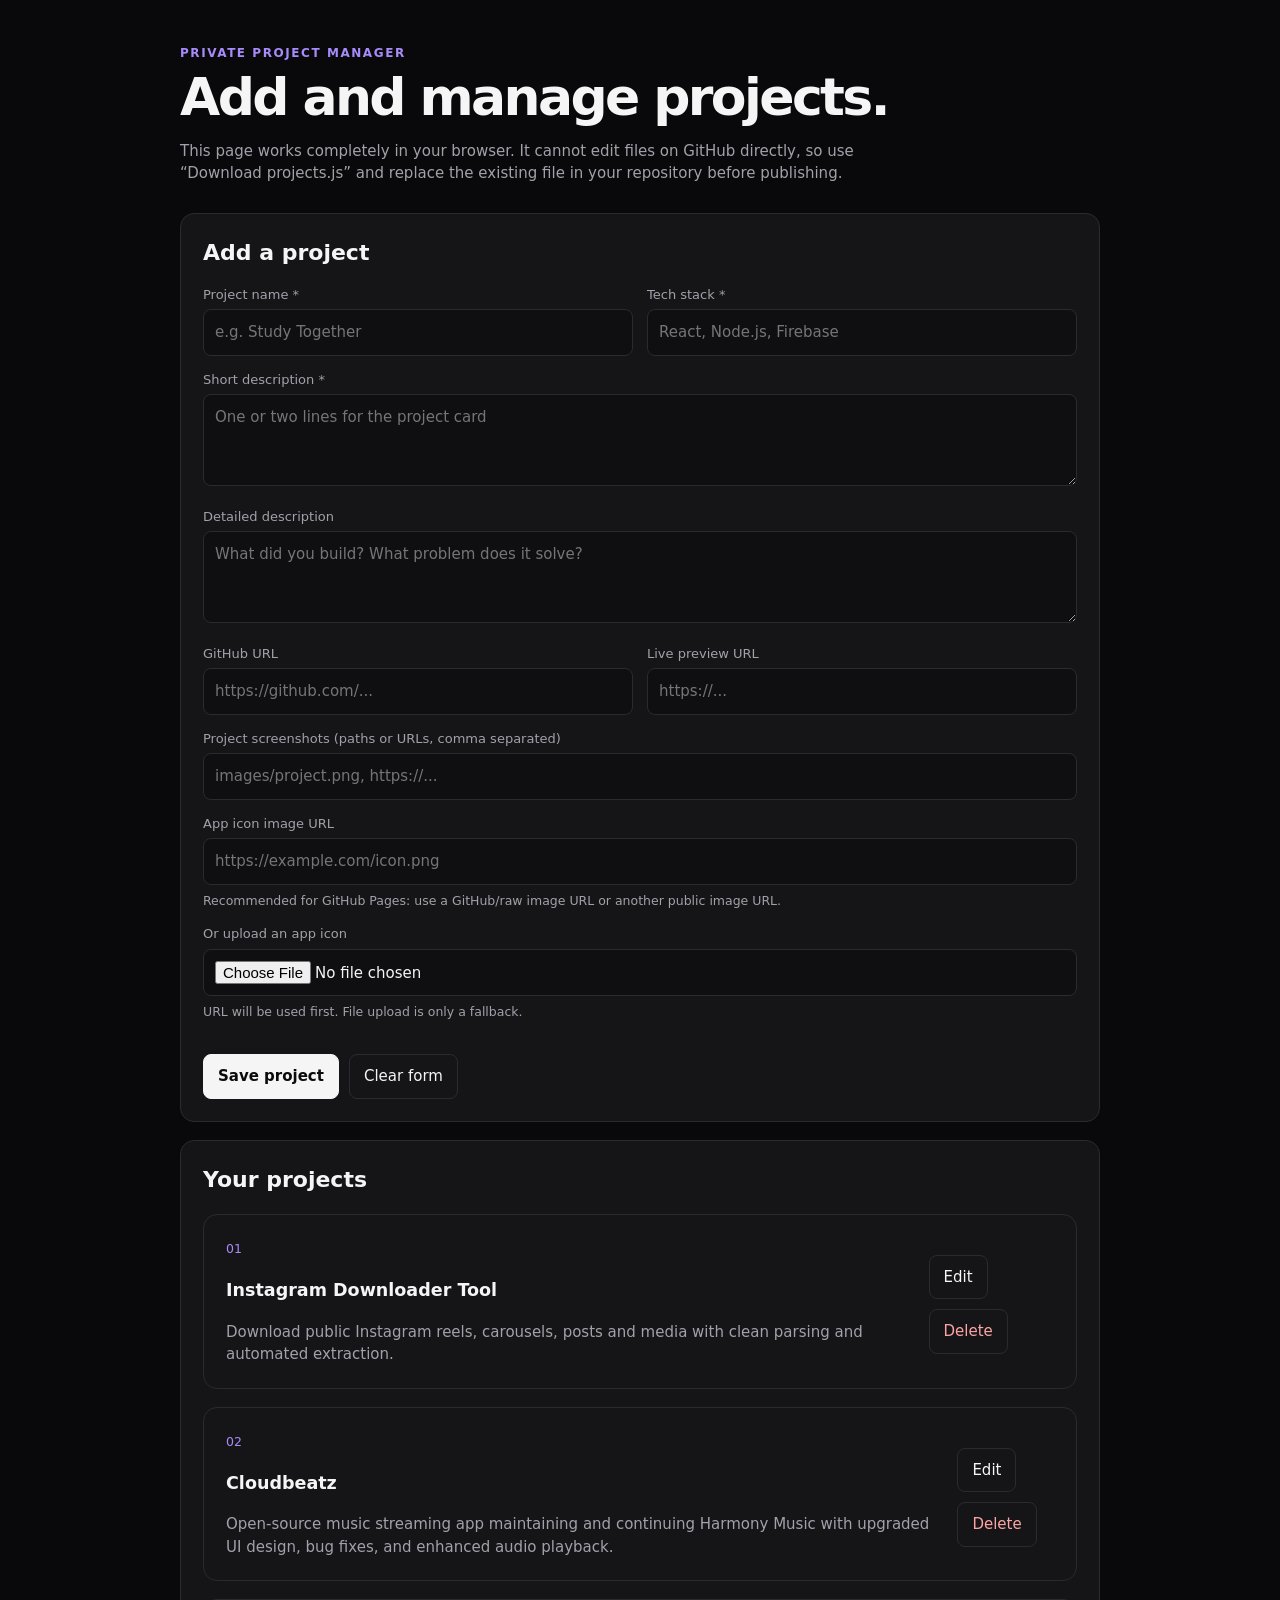
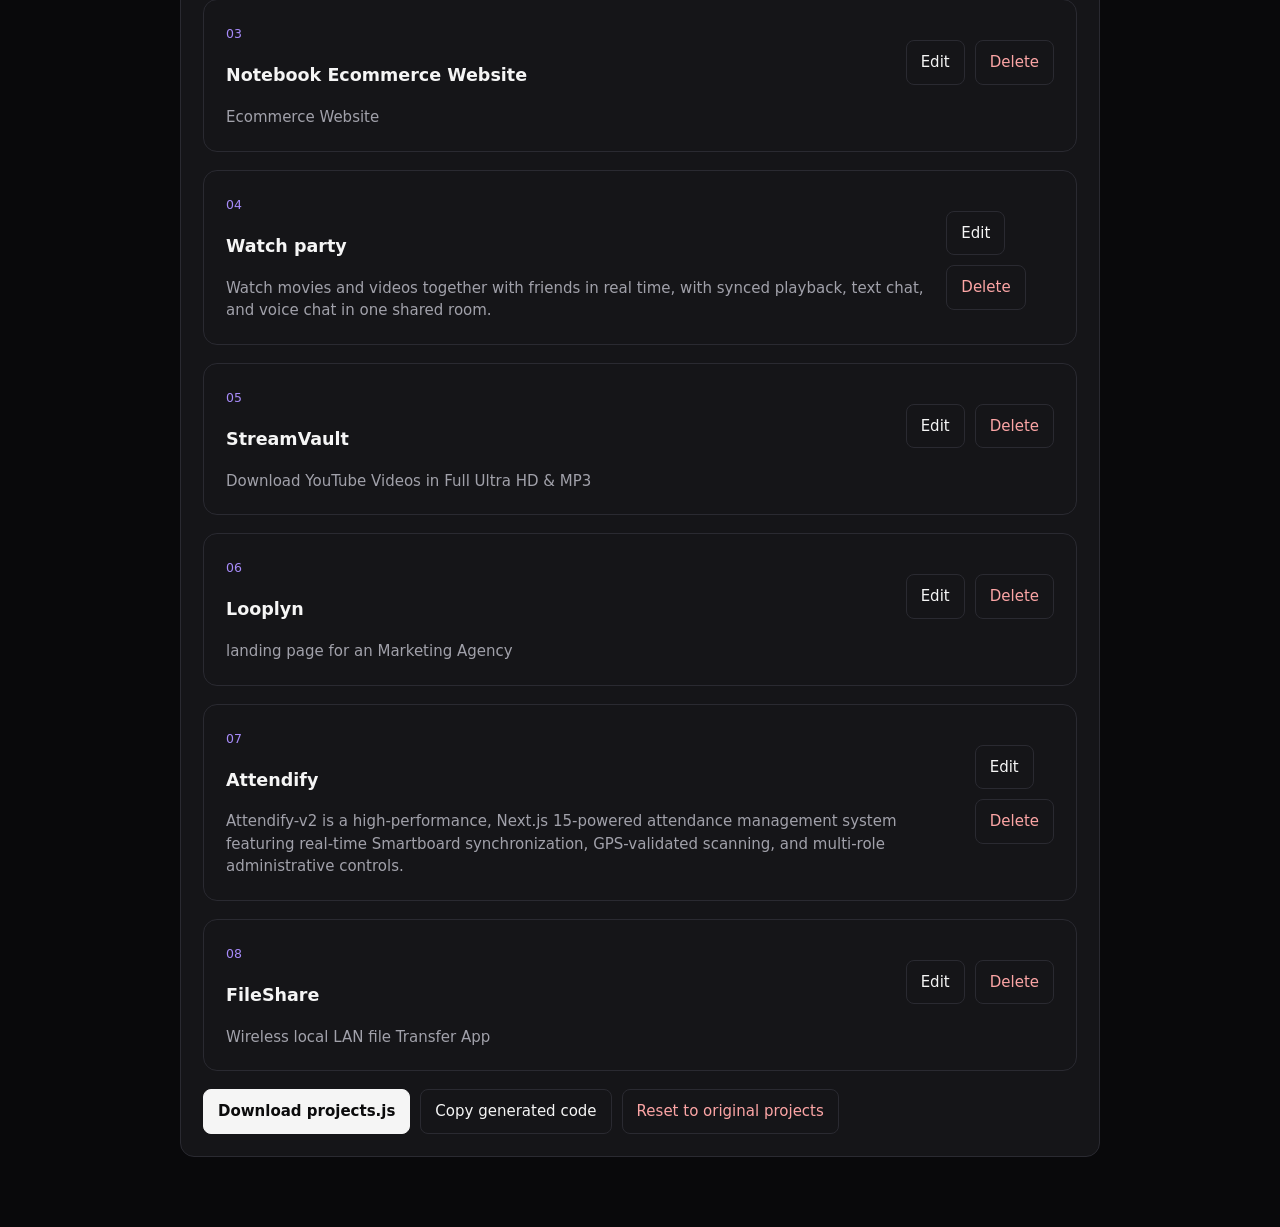
<file: admin.html>
<!doctype html>
<html lang="en">
<head>
  <meta charset="utf-8">
  <meta name="viewport" content="width=device-width, initial-scale=1">
  <title>Portfolio Project Manager</title>
  <style>
    :root{--bg:#09090b;--card:#151518;--line:#2a2a31;--text:#f5f5f5;--muted:#a1a1aa;--accent:#a78bfa}
    *{box-sizing:border-box}body{margin:0;background:var(--bg);color:var(--text);font:15px/1.5 Inter,system-ui,sans-serif}.wrap{width:min(920px,calc(100% - 32px));margin:0 auto;padding:44px 0 70px}a{color:var(--accent)}h1{font-size:clamp(32px,5vw,52px);line-height:1.05;letter-spacing:-.05em;margin:8px 0 12px}h2{font-size:22px;margin:0 0 16px}.eyebrow{color:var(--accent);font-size:12px;font-weight:700;letter-spacing:.13em;text-transform:uppercase}.note{color:var(--muted);max-width:680px;margin-bottom:28px}.panel,.project-row{background:var(--card);border:1px solid var(--line);border-radius:14px;padding:22px;margin-top:18px}.grid{display:grid;grid-template-columns:1fr 1fr;gap:14px}label{display:block;color:var(--muted);font-size:13px;margin-bottom:5px}input,textarea{width:100%;background:#0f0f12;color:var(--text);border:1px solid var(--line);border-radius:8px;padding:11px;font:inherit}textarea{min-height:92px;resize:vertical}.full{grid-column:1/-1}.actions{display:flex;gap:10px;flex-wrap:wrap;margin-top:18px}.btn{border:1px solid var(--line);background:transparent;color:var(--text);border-radius:8px;padding:10px 14px;cursor:pointer;font:inherit}.btn.primary{background:var(--text);border-color:var(--text);color:#0b0b0c;font-weight:700}.btn.danger{color:#fca5a5}.project-row{display:flex;justify-content:space-between;gap:18px;align-items:flex-start}.project-row p{color:var(--muted);margin:5px 0 0}.project-row small{color:var(--accent)}.empty{color:var(--muted);padding:18px 0}@media(max-width:650px){.grid{grid-template-columns:1fr}.full{grid-column:auto}.project-row{display:block}.project-row .actions{margin-top:12px}}
  </style>
</head>
<body>
  <main class="wrap">
    <div class="eyebrow">Private project manager</div>
    <h1>Add and manage projects.</h1>
    <p class="note">This page works completely in your browser. It cannot edit files on GitHub directly, so use “Download projects.js” and replace the existing file in your repository before publishing.</p>

    <section class="panel">
      <h2 id="formTitle">Add a project</h2>
      <form id="projectForm" class="grid">
        <input type="hidden" id="projectId">
        <div><label for="name">Project name *</label><input id="name" required placeholder="e.g. Study Together"></div>
        <div><label for="tags">Tech stack *</label><input id="tags" required placeholder="React, Node.js, Firebase"></div>
        <div class="full"><label for="description">Short description *</label><textarea id="description" required placeholder="One or two lines for the project card"></textarea></div>
        <div class="full"><label for="details">Detailed description</label><textarea id="details" placeholder="What did you build? What problem does it solve?"></textarea></div>
        <div><label for="github">GitHub URL</label><input id="github" type="url" placeholder="https://github.com/..."></div>
        <div><label for="live">Live preview URL</label><input id="live" type="url" placeholder="https://..."></div>
        <div class="full"><label for="images">Project screenshots (paths or URLs, comma separated)</label><input id="images" placeholder="images/project.png, https://..."></div>
        <div class="full"><label for="iconUrl">App icon image URL</label><input id="iconUrl" type="url" placeholder="https://example.com/icon.png"><small style="display:block;color:var(--muted);margin-top:7px">Recommended for GitHub Pages: use a GitHub/raw image URL or another public image URL.</small></div>
        <div class="full"><label for="iconFile">Or upload an app icon</label><input id="iconFile" type="file" accept="image/png,image/jpeg,image/webp,image/svg+xml"><input id="iconValue" type="hidden"><small id="iconStatus" style="display:block;color:var(--muted);margin-top:7px">URL will be used first. File upload is only a fallback.</small></div>
        <div class="full actions"><button class="btn primary" type="submit">Save project</button><button class="btn" type="button" id="resetBtn">Clear form</button></div>
      </form>
    </section>

    <section class="panel"><h2>Your projects</h2><div id="projectList"></div><div class="actions"><button class="btn primary" id="downloadBtn">Download projects.js</button><button class="btn" id="copyBtn">Copy generated code</button><button class="btn danger" id="clearBtn">Reset to original projects</button></div></section>
  </main>
  <script src="projects.js"></script>
  <script>
    const originalProjects = JSON.parse(JSON.stringify(projects));
    const storageKey = 'akash-portfolio-projects';
    let items = JSON.parse(localStorage.getItem(storageKey) || 'null') || originalProjects;
    const $ = id => document.getElementById(id);
    const fields = ['name','tags','description','details','github','live','images'];

    function saveLocal(){ localStorage.setItem(storageKey, JSON.stringify(items)); }
    function render(){
      $('projectList').innerHTML = items.length ? items.map((p,i) => `<div class="project-row"><div><small>${String(i+1).padStart(2,'0')}</small><h3>${escapeHtml(p.name)}</h3><p>${escapeHtml(p.description)}</p></div><div class="actions"><button class="btn" data-edit="${p.id}">Edit</button><button class="btn danger" data-delete="${p.id}">Delete</button></div></div>`).join('') : '<div class="empty">No projects yet. Add your first one above.</div>';
      document.querySelectorAll('[data-edit]').forEach(btn => btn.onclick = () => edit(btn.dataset.edit));
      document.querySelectorAll('[data-delete]').forEach(btn => btn.onclick = () => { items = items.filter(p => p.id !== btn.dataset.delete); saveLocal(); render(); });
    }
    function escapeHtml(value){ return String(value || '').replace(/[&<>"']/g, c => ({'&':'&amp;','<':'&lt;','>':'&gt;','"':'&quot;',"'":'&#039;'}[c])); }
    function edit(id){ const p = items.find(item => item.id === id); if(!p) return; $('projectId').value=p.id; fields.forEach(key => $(key).value=Array.isArray(p[key]) ? p[key].join(', ') : (p[key] || '')); $('iconUrl').value=p.icon && !p.icon.startsWith('data:') ? p.icon : ''; $('iconValue').value=p.icon || ''; $('iconStatus').textContent=p.icon ? 'Current app icon selected. Add a URL to replace it.' : 'No app icon selected.'; $('formTitle').textContent='Edit a project'; window.scrollTo({top:0,behavior:'smooth'}); }
    function clearForm(){ $('projectForm').reset(); $('projectId').value=''; $('iconValue').value=''; $('iconStatus').textContent='URL will be used first. File upload is only a fallback.'; $('formTitle').textContent='Add a project'; }
    $('iconFile').onchange = () => { const file=$('iconFile').files[0]; if(file) $('iconStatus').textContent=`Selected: ${file.name}`; };
    function readFile(file){ return new Promise((resolve,reject)=>{ if(!file) return resolve(''); const reader=new FileReader(); reader.onload=()=>resolve(reader.result); reader.onerror=reject; reader.readAsDataURL(file); }); }
    function generated(){ return '/* Generated by admin.html */\nconst projects = ' + JSON.stringify(items, null, 2) + ';\n'; }
    $('projectForm').onsubmit = async event => { event.preventDefault(); const name=$('name').value.trim(); const id=$('projectId').value || name.toLowerCase().replace(/[^a-z0-9]+/g,'-').replace(/(^-|-$)/g,'') + '-' + Date.now().toString(36); const uploadedIcon=await readFile($('iconFile').files[0]); const iconUrl=$('iconUrl').value.trim(); const project={id,name,description:$('description').value.trim(),details:$('details').value.trim(),tags:$('tags').value.split(',').map(x=>x.trim()).filter(Boolean),images:$('images').value.split(',').map(x=>x.trim()).filter(Boolean),github:$('github').value.trim(),live:$('live').value.trim(),icon:iconUrl || uploadedIcon || $('iconValue').value || ''}; const index=items.findIndex(p=>p.id===id); if(index>=0) items[index]=project; else items.push(project); saveLocal(); clearForm(); render(); };
    $('resetBtn').onclick=clearForm;
    $('downloadBtn').onclick=()=>{ const blob=new Blob([generated()],{type:'text/javascript'}); const a=document.createElement('a'); a.href=URL.createObjectURL(blob); a.download='projects.js'; a.click(); URL.revokeObjectURL(a.href); };
    $('copyBtn').onclick=async()=>{ await navigator.clipboard.writeText(generated()); $('copyBtn').textContent='Copied!'; setTimeout(()=>$('copyBtn').textContent='Copy generated code',1500); };
    $('clearBtn').onclick=()=>{ if(confirm('Reset local projects to the original list?')){items=JSON.parse(JSON.stringify(originalProjects));saveLocal();render();} };
    render();
  </script>
</body>
</html>
</file>
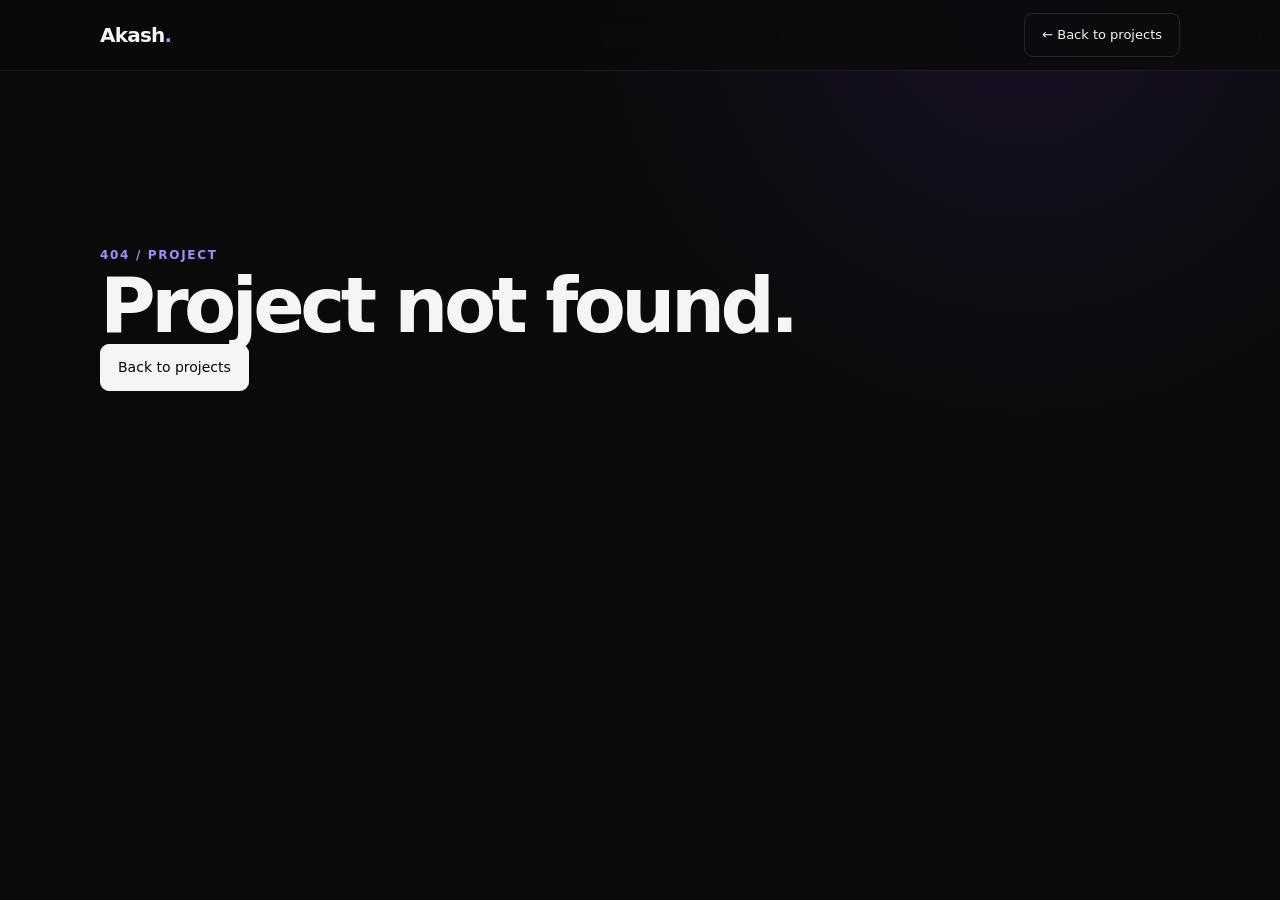
<file: project.html>
<!doctype html>
<html lang="en">
<head>
  <meta charset="UTF-8">
  <meta name="viewport" content="width=device-width, initial-scale=1.0">
  <meta name="description" content="Project details — Akash portfolio">
  <title>Project — Akash</title>
  <link rel="stylesheet" href="style.css">
</head>
<body class="project-detail-page">
  <nav>
    <div class="container nav-inner">
      <a class="logo" href="index.html">Akash<span>.</span></a>
      <a class="btn nav-back" href="index.html#projects">← Back to projects</a>
    </div>
  </nav>

  <main id="projectDetail" class="project-detail container" aria-live="polite"></main>

  <script src="projects.js"></script>
  <script>
    const portfolioProjects = JSON.parse(localStorage.getItem('akash-portfolio-projects') || 'null') || projects;
    const project = portfolioProjects.find(item => item.id === new URLSearchParams(window.location.search).get('id'));
    const detail = document.getElementById('projectDetail');

    if (!project) {
      detail.innerHTML = '<div class="project-not-found"><span class="section-label">404 / Project</span><h1>Project not found.</h1><a class="btn primary" href="index.html#projects">Back to projects</a></div>';
      document.title = 'Project not found — Akash';
    } else {
      document.title = `${project.name} — Akash`;
      detail.innerHTML = `
        <header class="project-detail-header">
          <div>
            <div class="section-label">Project / ${String(portfolioProjects.indexOf(project) + 1).padStart(2, '0')}</div>
            <div class="project-title-line">${project.icon ? `<img class="project-app-icon" src="${project.icon}" alt="${project.name} app icon">` : ''}<h1>${project.name}</h1></div>
            <p>${project.details || project.description}</p>
          </div>
          <div class="project-detail-actions">
            ${project.github ? `<a class="btn primary" href="${project.github}" target="_blank" rel="noreferrer"><span>GitHub</span><svg style="margin-left:6px;flex-shrink:0" width="13" height="13" viewBox="0 0 24 24" fill="none" stroke="currentColor" stroke-width="2.2" stroke-linecap="round" stroke-linejoin="round"><path d="M7 17L17 7"/><path d="M7 7h10v10"/></svg></a>` : ''}
            ${project.live ? `<a class="btn" href="${project.live}" target="_blank" rel="noreferrer"><span>Live preview</span><svg style="margin-left:6px;flex-shrink:0" width="13" height="13" viewBox="0 0 24 24" fill="none" stroke="currentColor" stroke-width="2.2" stroke-linecap="round" stroke-linejoin="round"><path d="M7 17L17 7"/><path d="M7 7h10v10"/></svg></a>` : ''}
          </div>
        </header>
        <section class="project-detail-content">
          <div class="project-detail-gallery">
            ${project.images.length ? project.images.map(image => `<figure><img src="${image}" alt="${project.name} preview" loading="lazy"><figcaption>Project preview</figcaption></figure>`).join('') : '<div class="empty-gallery">Project images will appear here when added from <code>admin.html</code>.</div>'}
          </div>
          <aside class="project-detail-sidebar">
            <div class="project-detail-card"><span class="section-label">Built with</span><div class="detail-tags">${project.tags.map(tag => `<span class="tag">${tag}</span>`).join('')}</div></div>
            <div class="project-detail-card"><span class="section-label">Overview</span><p>${project.description}</p></div>
          </aside>
        </section>`;
    }
  </script>
</body>
</html>
</file>
<file: style.css>
:root {
  --bg: #0a0a0a;
  --surface: #111111;
  --surface-2: #171717;
  --text: #f5f5f5;
  --muted: #a1a1aa;
  --line: #27272a;
  --accent: #7c3aed;
  --accent-2: #a78bfa;
  --max: 1080px;
}

* {
  box-sizing: border-box;
  margin: 0;
  padding: 0;
}

html {
  scroll-behavior: smooth;
}

body {
  font-family: Inter, ui-sans-serif, system-ui, -apple-system, BlinkMacSystemFont, "Segoe UI", sans-serif;
  background: var(--bg);
  color: var(--text);
  line-height: 1.6;
}

a {
  color: inherit;
  text-decoration: none;
}

.container {
  width: min(calc(100% - 40px), var(--max));
  margin: auto;
}

nav {
  position: sticky;
  top: 0;
  z-index: 10;
  border-bottom: 1px solid rgba(255, 255, 255, .07);
  background: rgba(10, 10, 10, .82);
  backdrop-filter: blur(14px);
}

.nav-inner {
  height: 70px;
  display: flex;
  align-items: center;
  justify-content: space-between;
}

.menu-toggle {
  display: none;
  width: 38px;
  height: 38px;
  padding: 8px;
  border: 1px solid var(--line);
  border-radius: 9px;
  background: transparent;
  cursor: pointer;
}

.menu-toggle span {
  display: block;
  height: 2px;
  margin: 4px 0;
  border-radius: 2px;
  background: var(--text);
  transition: transform .2s ease, opacity .2s ease;
}

.logo {
  font-size: 20px;
  font-weight: 800;
  letter-spacing: -.04em;
}

.logo span {
  color: var(--accent-2);
}

.links {
  display: flex;
  gap: 26px;
  color: var(--muted);
  font-size: 14px;
}

.links a:hover {
  color: var(--text);
}

.nav-cta {
  font-size: 13px;
  padding: 7px 14px;
}

.hero {
  display: flex;
  align-items: center;
  padding: 32px 0 60px;
}

.hero-content {
  display: grid;
  grid-template-columns: 1fr auto;
  gap: 64px;
  align-items: center;
  width: 100%;
}

.hero-image-wrap {
  display: flex;
  justify-content: flex-end;
  align-items: center;
  position: relative;
  flex-shrink: 0;
}

.hero-image-wrap::before {
  content: "";
  position: absolute;
  width: 360px;
  height: 360px;
  border-radius: 50%;
  background: radial-gradient(circle, rgba(124, 58, 237, 0.28) 0%, rgba(124, 58, 237, 0) 70%);
  filter: blur(32px);
  z-index: 0;
  pointer-events: none;
}

.hero-avatar {
  position: relative;
  z-index: 1;
  width: 330px;
  height: 330px;
  border-radius: 50%;
  object-fit: cover;
  border: 3px solid rgba(167, 139, 250, 0.45);
  box-shadow: 0 20px 48px rgba(0, 0, 0, 0.65), 0 0 40px rgba(124, 58, 237, 0.25);
  transition: transform 0.3s ease, border-color 0.3s ease, box-shadow 0.3s ease;
}

.hero-avatar:hover {
  transform: translateY(-4px) scale(1.02);
  border-color: rgba(167, 139, 250, 0.75);
  box-shadow: 0 26px 56px rgba(0, 0, 0, 0.75), 0 0 55px rgba(124, 58, 237, 0.4);
}

.eyebrow {
  display: inline-flex;
  padding: 7px 12px;
  border: 1px solid var(--line);
  border-radius: 999px;
  color: var(--muted);
  font-size: 13px;
  margin-bottom: 24px;
}

h1 {
  max-width: 850px;
  font-size: clamp(40px, 6vw, 76px);
  line-height: 1.02;
  letter-spacing: -.06em;
}

h1 span {
  color: var(--accent-2);
}

.hero p {
  max-width: 650px;
  margin: 28px 0;
  color: var(--muted);
  font-size: 18px;
}

.buttons {
  display: flex;
  gap: 12px;
  flex-wrap: wrap;
}

.btn {
  display: inline-flex;
  align-items: center;
  justify-content: center;
  padding: 11px 17px;
  border-radius: 9px;
  border: 1px solid var(--line);
  font-size: 14px;
  transition: .2s ease;
}

.btn.primary {
  background: var(--text);
  color: #080808;
  border-color: var(--text);
}

.btn:hover {
  transform: translateY(-2px);
  border-color: #52525b;
}

section {
  padding: 95px 0;
  border-top: 1px solid var(--line);
}

.section-label {
  color: var(--accent-2);
  text-transform: uppercase;
  letter-spacing: .14em;
  font-size: 12px;
  font-weight: 700;
  margin-bottom: 14px;
}

h2 {
  font-size: clamp(32px, 5vw, 52px);
  letter-spacing: -.05em;
  line-height: 1.05;
  margin-bottom: 38px;
}

.about {
  display: grid;
  grid-template-columns: 1fr 1.5fr;
  gap: 60px;
}

.about-copy {
  color: var(--muted);
  max-width: 650px;
}

.about-copy p+p {
  margin-top: 18px;
}

.about-more {
  display: none;
}

.about-more.visible {
  display: block;
}

.read-more-btn {
  display: inline-flex;
  align-items: center;
  gap: 6px;
  margin-top: 22px;
  padding: 0;
  border: 0;
  background: transparent;
  color: var(--accent-2);
  font: inherit;
  font-size: 14px;
  cursor: pointer;
}

.read-more-icon {
  transition: transform .25s ease;
}

.read-more-btn:hover .read-more-icon {
  transform: translateY(2px);
}

.read-more-icon.rotate {
  transform: translateY(-1px);
}

.stack {
  display: flex;
  flex-wrap: wrap;
  gap: 12px;
  align-content: start;
}

#stackGrid {
  display: flex;
  flex-direction: row;
  flex-wrap: wrap;
  gap: 12px;
  width: auto;
  margin-left: 0;
  overflow: visible;
  padding: 4px 0 10px;
  mask-image: none;
}

.tag {
  padding: 8px 11px;
  border: 1px solid var(--line);
  background: var(--surface);
  border-radius: 8px;
  color: #d4d4d8;
  font-size: 13px;
}

.stack-item {
  min-width: 132px;
  flex: 0 0 auto;
  display: inline-flex;
  align-items: center;
  gap: 10px;
  padding: 12px 14px;
  border: 1px solid var(--line);
  background: linear-gradient(180deg, #171717, #111111);
  border-radius: 10px;
  color: #e4e4e7;
  font-size: 13px;
  transition: transform .2s ease, border-color .2s ease, background .2s ease;
}

.stack-item:hover {
  transform: translateY(-3px);
  border-color: var(--brand-color);
  background: color-mix(in srgb, var(--brand-color) 12%, #111111);
  box-shadow: 0 8px 24px color-mix(in srgb, var(--brand-color) 20%, transparent);
}

.stack-item img {
  width: 22px;
  height: 22px;
  object-fit: contain;
  flex: 0 0 22px;
}

.stack-icon-brand {
  display: none;
}

.stack-item:hover .stack-icon-default {
  display: none;
}

.stack-item:hover .stack-icon-brand {
  display: block;
}

.projects {
  display: grid;
  grid-template-columns: repeat(2, minmax(0, 1fr));
  gap: 16px;
  padding: 4px 0 10px;
}

.project {
  padding: 24px;
  width: auto;
  min-height: 250px;
  flex: initial;
  background: var(--surface);
  border: 1px solid var(--line);
  border-radius: 14px;
  display: flex;
  flex-direction: column;
  justify-content: space-between;
  transition: .2s ease;
}

.featured-project {
  min-height: 250px;
  background: linear-gradient(135deg, rgba(124, 58, 237, .13), rgba(17, 17, 17, .96) 48%);
  border-color: rgba(167, 139, 250, .35);
}

.project:hover {
  transform: translateY(-4px);
  border-color: #3f3f46;
}

.project.project-clickable {
  cursor: pointer;
  position: relative;
  border-color: rgba(167, 139, 250, 0.25);
  background: linear-gradient(180deg, rgba(23, 23, 23, 0.9) 0%, rgba(17, 17, 17, 0.95) 100%);
}

.project.project-clickable:hover {
  border-color: rgba(167, 139, 250, 0.55);
  box-shadow: 0 16px 36px rgba(0, 0, 0, 0.5), 0 0 25px rgba(124, 58, 237, 0.15);
}

.project-header {
  display: flex;
  justify-content: space-between;
  align-items: center;
}

.project-actions {
  display: flex;
  align-items: center;
  gap: 8px;
}

.project-badge-view {
  font-size: 11px;
  font-weight: 600;
  color: var(--accent-2);
  background: rgba(124, 58, 237, 0.15);
  border: 1px solid rgba(167, 139, 250, 0.3);
  padding: 3px 8px;
  border-radius: 6px;
  text-transform: uppercase;
  letter-spacing: 0.05em;
}

.project-number {
  color: var(--muted);
  font-size: 12px;
}

.project-link {
  font-size: 12px;
  color: var(--muted);
  border: 1px solid var(--line);
  padding: 3px 9px;
  border-radius: 6px;
  display: inline-flex;
  align-items: center;
  gap: 5px;
  transition: color 0.2s ease, border-color 0.2s ease, background 0.2s ease;
}

.project-link svg {
  transition: transform 0.2s ease;
}

.project-link:hover svg {
  transform: translate(1px, -1px);
}

.project-link:hover {
  color: var(--text);
  border-color: #52525b;
  background: var(--surface-2);
}

.project h3 {
  font-size: 20px;
  margin: 16px 0 8px;
  letter-spacing: -.03em;
  line-height: 1.25;
}

.project-title {
  display: flex;
  align-items: center;
  gap: 12px;
}

.project-card-icon {
  width: 54px;
  height: 54px;
  flex: 0 0 54px;
  object-fit: cover;
  border: 1px solid var(--line);
  border-radius: 12px;
  background: var(--surface-2);
}

.project h3 a {
  color: inherit;
  transition: color 0.2s ease;
}

.project h3 a:hover {
  color: var(--accent-2);
}

.project p {
  color: var(--muted);
  font-size: 14px;
}

.project-footer-row {
  display: flex;
  justify-content: space-between;
  align-items: flex-end;
  gap: 12px;
  margin-top: 22px;
}

.project-footer-row .project-tech {
  margin-top: 0;
}

.project-expand-hint {
  font-size: 12px;
  color: var(--accent-2);
  white-space: nowrap;
  opacity: 0.85;
  display: inline-flex;
  align-items: center;
  gap: 5px;
  transition: opacity 0.2s ease;
}

.project-expand-hint svg {
  transition: transform 0.2s ease;
}

.project.project-clickable:hover .project-expand-hint {
  opacity: 1;
}

.project.project-clickable:hover .project-expand-hint svg {
  transform: translate(2px, 2px);
}

.project-tech {
  margin-top: 22px;
  color: var(--accent-2);
  font-size: 12px;
}

.principles {
  display: grid;
  grid-template-columns: repeat(3, 1fr);
  gap: 16px;
}

.principle {
  padding: 24px;
  background: var(--surface);
  border: 1px solid var(--line);
  border-radius: 12px;
}

.principle h3 {
  margin-bottom: 8px;
}

.principle p {
  color: var(--muted);
  font-size: 14px;
}

.contact {
  text-align: center;
  padding: 110px 0;
}

.contact h2 {
  margin-bottom: 16px;
}

.contact p {
  color: var(--muted);
  margin-bottom: 28px;
}

/* Modal Styles */
.modal-overlay {
  position: fixed;
  inset: 0;
  z-index: 1000;
  background: rgba(0, 0, 0, 0.82);
  backdrop-filter: blur(12px);
  display: flex;
  justify-content: center;
  align-items: center;
  padding: 24px;
  opacity: 0;
  visibility: hidden;
  pointer-events: none;
  transition: opacity 0.25s ease, visibility 0.25s ease;
}

.modal-overlay.active {
  opacity: 1;
  visibility: visible;
  pointer-events: auto;
}

.modal-card {
  background: #111111;
  border: 1px solid rgba(255, 255, 255, 0.12);
  border-radius: 18px;
  max-width: 900px;
  width: 100%;
  max-height: 90vh;
  overflow-y: auto;
  box-shadow: 0 24px 60px rgba(0, 0, 0, 0.8), 0 0 50px rgba(124, 58, 237, 0.2);
  transform: scale(0.96) translateY(12px);
  transition: transform 0.28s cubic-bezier(0.16, 1, 0.3, 1);
}

.modal-overlay.active .modal-card {
  transform: scale(1) translateY(0);
}

.modal-header {
  display: flex;
  justify-content: space-between;
  align-items: flex-start;
  padding: 24px 28px 18px;
  border-bottom: 1px solid var(--line);
  position: sticky;
  top: 0;
  background: rgba(17, 17, 17, 0.95);
  backdrop-filter: blur(10px);
  z-index: 5;
}

.modal-tag {
  display: inline-block;
  font-size: 11px;
  text-transform: uppercase;
  letter-spacing: 0.12em;
  color: var(--accent-2);
  font-weight: 700;
  margin-bottom: 6px;
}

.modal-header h3 {
  font-size: 26px;
  letter-spacing: -0.04em;
}

.modal-close {
  background: var(--surface-2);
  border: 1px solid var(--line);
  color: var(--muted);
  font-size: 24px;
  width: 36px;
  height: 36px;
  border-radius: 50%;
  display: flex;
  align-items: center;
  justify-content: center;
  cursor: pointer;
  line-height: 1;
  transition: color 0.2s ease, border-color 0.2s ease, transform 0.2s ease;
}

.modal-close:hover {
  color: var(--text);
  border-color: #71717a;
  transform: rotate(90deg);
}

.modal-body {
  padding: 26px 28px 32px;
}

.modal-description {
  color: #d4d4d8;
  font-size: 15px;
  line-height: 1.65;
  margin-bottom: 24px;
}

/* Gallery inside modal */
.modal-gallery {
  display: grid;
  grid-template-columns: 2fr 1fr;
  gap: 16px;
  margin-bottom: 28px;
}

.gallery-item {
  background: #000;
  border: 1px solid var(--line);
  border-radius: 12px;
  overflow: hidden;
  position: relative;
  display: flex;
  flex-direction: column;
}

.gallery-caption {
  background: rgba(17, 17, 17, 0.85);
  padding: 8px 12px;
  font-size: 12px;
  color: var(--muted);
  border-bottom: 1px solid rgba(255, 255, 255, 0.08);
}

.gallery-item img {
  width: 100%;
  height: 100%;
  object-fit: cover;
  display: block;
  transition: transform 0.3s ease;
}

.gallery-item.main-preview img {
  max-height: 290px;
  object-position: top center;
}

.gallery-item.author-preview img {
  max-height: 290px;
  object-fit: contain;
  background: #080808;
  padding: 12px;
}

.gallery-item:hover img {
  transform: scale(1.02);
}

.empty-gallery {
  grid-column: 1 / -1;
  border: 1px dashed var(--line);
  border-radius: 12px;
  padding: 28px;
  color: var(--muted);
  text-align: center;
}

.empty-gallery code {
  color: var(--accent-2);
}

/* Dedicated project detail page */
.project-detail-page {
  min-height: 100vh;
  background: radial-gradient(circle at 80% 0%, rgba(124, 58, 237, .12), transparent 34%), var(--bg);
}

.nav-back {
  font-size: 13px;
}

.project-detail {
  padding: 90px 0 110px;
}

.project-detail-header {
  display: flex;
  justify-content: space-between;
  align-items: flex-end;
  gap: 40px;
  padding-bottom: 54px;
}

.project-detail-header h1 {
  max-width: 760px;
  margin-bottom: 20px;
}

.project-title-line {
  display: flex;
  align-items: center;
  gap: 20px;
}

.project-app-icon {
  width: 76px;
  height: 76px;
  flex: 0 0 76px;
  object-fit: cover;
  border: 1px solid var(--line);
  border-radius: 18px;
  background: var(--surface);
  box-shadow: 0 12px 28px rgba(0, 0, 0, .35);
}

.project-detail-header p {
  max-width: 720px;
  color: var(--muted);
  font-size: 18px;
}

.project-detail-actions {
  display: flex;
  gap: 10px;
  flex-wrap: wrap;
  flex-shrink: 0;
}

.project-detail-content {
  display: grid;
  grid-template-columns: minmax(0, 1.7fr) minmax(260px, .8fr);
  gap: 20px;
  align-items: start;
}

.project-detail-gallery {
  display: grid;
  grid-template-columns: repeat(2, minmax(0, 1fr));
  gap: 16px;
}

.project-detail-gallery figure {
  margin: 0;
  overflow: hidden;
  border: 1px solid var(--line);
  border-radius: 14px;
  background: var(--surface);
}

.project-detail-gallery figure:first-child {
  grid-column: 1 / -1;
}

.project-detail-gallery img {
  display: block;
  width: 100%;
  max-height: 540px;
  object-fit: cover;
  object-position: top center;
}

.project-detail-gallery figcaption {
  padding: 11px 14px;
  color: var(--muted);
  font-size: 12px;
  border-top: 1px solid var(--line);
}

.project-detail-sidebar {
  display: grid;
  gap: 16px;
}

.project-detail-card {
  padding: 22px;
  border: 1px solid var(--line);
  border-radius: 14px;
  background: var(--surface);
}

.project-detail-card p {
  color: var(--muted);
  font-size: 14px;
}

.detail-tags {
  display: flex;
  flex-wrap: wrap;
  gap: 8px;
}

.project-not-found {
  padding: 80px 0;
}

@media (max-width: 760px) {
  .project-detail {
    padding: 54px 0 70px;
  }

  .project-detail-header,
  .project-detail-content {
    display: block;
  }

  .project-detail-header p {
    font-size: 16px;
  }

  .project-title-line {
    align-items: flex-start;
    gap: 14px;
  }

  .project-app-icon {
    width: 54px;
    height: 54px;
    flex-basis: 54px;
    border-radius: 14px;
  }

  .project-detail-actions {
    margin-top: 24px;
  }

  .project-detail-gallery {
    grid-template-columns: 1fr;
  }

  .project-detail-gallery figure:first-child {
    grid-column: auto;
  }

  .project-detail-sidebar {
    margin-top: 16px;
  }
}

.modal-features-grid {
  display: grid;
  grid-template-columns: repeat(2, 1fr);
  gap: 14px;
  margin-bottom: 28px;
}

.feature-item {
  background: var(--surface-2);
  border: 1px solid var(--line);
  border-radius: 10px;
  padding: 14px 16px;
}

.feature-item h4 {
  font-size: 14px;
  font-weight: 600;
  color: var(--text);
  margin-bottom: 6px;
  display: flex;
  align-items: center;
  gap: 6px;
}

.feature-item p {
  font-size: 13px;
  color: var(--muted);
  line-height: 1.5;
}

.modal-footer-actions {
  display: flex;
  gap: 12px;
  padding-top: 18px;
  border-top: 1px solid var(--line);
  flex-wrap: wrap;
}

footer {
  border-top: 1px solid rgba(255, 255, 255, 0.07);
  background: #09090b;
  padding: 56px 0 36px;
}

.footer-bento {
  display: grid;
  grid-template-columns: 1.35fr 1fr 1fr;
  gap: 16px;
  margin-bottom: 24px;
}

.bento-card {
  background: linear-gradient(180deg, rgba(24, 24, 27, 0.8) 0%, rgba(18, 18, 20, 0.95) 100%);
  border: 1px solid rgba(255, 255, 255, 0.08);
  border-radius: 16px;
  padding: 22px;
  display: flex;
  flex-direction: column;
  justify-content: space-between;
  gap: 16px;
  box-shadow: 0 4px 20px rgba(0, 0, 0, 0.35);
  transition: border-color 0.25s ease, transform 0.25s ease, box-shadow 0.25s ease;
}

.bento-card:hover {
  border-color: rgba(167, 139, 250, 0.4);
  transform: translateY(-3px);
  box-shadow: 0 12px 28px rgba(0, 0, 0, 0.5), 0 0 24px rgba(124, 58, 237, 0.12);
}

.bento-card-header {
  display: flex;
  align-items: center;
  justify-content: space-between;
  width: 100%;
}

.bento-tag {
  font-size: 11px;
  font-weight: 700;
  text-transform: uppercase;
  letter-spacing: 0.1em;
  color: var(--muted);
}

.bento-status-badge {
  display: inline-flex;
  align-items: center;
  gap: 6px;
  font-size: 11px;
  font-weight: 600;
  color: #34d399;
  background: rgba(16, 185, 129, 0.1);
  border: 1px solid rgba(52, 211, 153, 0.25);
  padding: 3px 9px;
  border-radius: 999px;
}

.bento-live-dot {
  width: 6px;
  height: 6px;
  border-radius: 50%;
  background: #10b981;
  box-shadow: 0 0 6px #10b981;
  animation: pulse 2s infinite;
}

.bento-profile-top {
  display: flex;
  align-items: center;
  gap: 14px;
}

.bento-avatar {
  width: 52px;
  height: 52px;
  border-radius: 50%;
  object-fit: cover;
  border: 2px solid rgba(167, 139, 250, 0.45);
  box-shadow: 0 4px 14px rgba(124, 58, 237, 0.25);
  flex-shrink: 0;
}

.bento-name {
  font-size: 16px;
  font-weight: 700;
  color: var(--text);
  line-height: 1.25;
}

.bento-role {
  font-size: 13px;
  color: var(--muted);
  margin-top: 3px;
}

.bento-profile-tags {
  display: flex;
  align-items: center;
  gap: 8px;
  flex-wrap: wrap;
}

.bento-pill {
  display: inline-flex;
  align-items: center;
  gap: 6px;
  padding: 5px 11px;
  border-radius: 999px;
  background: rgba(255, 255, 255, 0.03);
  border: 1px solid rgba(255, 255, 255, 0.08);
  font-size: 12px;
  color: #e4e4e7;
}

.india-flag-icon {
  width: 15px;
  height: auto;
  border-radius: 2px;
  display: inline-block;
  vertical-align: middle;
  box-shadow: 0 0 4px rgba(0, 0, 0, 0.4);
}

.bento-links {
  display: flex;
  flex-direction: column;
  gap: 8px;
}

.bento-link {
  display: flex;
  align-items: center;
  justify-content: space-between;
  padding: 8px 12px;
  border-radius: 9px;
  background: rgba(255, 255, 255, 0.02);
  border: 1px solid rgba(255, 255, 255, 0.04);
  color: #d4d4d8;
  font-size: 13px;
  transition: all 0.2s ease;
}

.bento-link-left {
  display: inline-flex;
  align-items: center;
  gap: 10px;
}

.bento-link-left svg {
  color: var(--muted);
  transition: color 0.2s ease;
}

.bento-link:hover {
  background: rgba(124, 58, 237, 0.1);
  border-color: rgba(167, 139, 250, 0.35);
  color: var(--text);
}

.bento-link:hover .bento-link-left svg {
  color: var(--accent-2);
}

.bento-arrow-icon {
  color: var(--muted);
  flex-shrink: 0;
  transition: transform 0.2s ease, color 0.2s ease;
}

.bento-link:hover .bento-arrow-icon {
  color: var(--accent-2);
  transform: translate(2px, -2px);
}

.bento-action-box {
  display: flex;
  flex-direction: column;
  gap: 10px;
}

.bento-action-desc {
  font-size: 13px;
  color: var(--muted);
  line-height: 1.45;
}

.bento-chat-btn {
  width: 100%;
  padding: 10px 16px;
  display: flex;
  justify-content: space-between;
  align-items: center;
  font-size: 13px;
  font-weight: 600;
  border-radius: 9px;
}

.bento-chat-btn .btn-arrow-svg {
  transition: transform 0.2s ease;
}

.bento-chat-btn:hover .btn-arrow-svg {
  transform: translateX(3px);
}

.bento-top-btn {
  width: 100%;
  display: flex;
  align-items: center;
  justify-content: space-between;
  padding: 9px 14px;
  border-radius: 9px;
  background: rgba(255, 255, 255, 0.03);
  border: 1px solid var(--line);
  color: var(--muted);
  font-size: 12px;
  cursor: pointer;
  transition: all 0.2s ease;
}

.bento-top-btn .top-arrow-svg {
  transition: transform 0.2s ease;
}

.bento-top-btn:hover {
  color: var(--text);
  border-color: rgba(167, 139, 250, 0.4);
  background: rgba(255, 255, 255, 0.06);
}

.bento-top-btn:hover .top-arrow-svg {
  transform: translateY(-2px);
}

.footer-bottom-bar {
  display: flex;
  align-items: center;
  justify-content: space-between;
  padding-top: 20px;
  border-top: 1px solid rgba(255, 255, 255, 0.05);
  font-size: 12px;
  color: #71717a;
}

.footer-status-tag {
  color: var(--muted);
  letter-spacing: 0.02em;
}

@media (max-width: 900px) {
  .container {
    width: min(calc(100% - 32px), var(--max));
  }
  .hero-content {
    gap: 40px;
  }
  .hero-avatar {
    width: 270px;
    height: 270px;
  }
  .hero-image-wrap::before {
    width: 300px;
    height: 300px;
  }
  .projects {
    grid-template-columns: repeat(2, minmax(0, 1fr));
  }
}

@media (max-width: 760px) {
  .nav-inner {
    position: relative;
  }

  .menu-toggle {
    display: block;
    order: -2;
  }

  .logo {
    margin-right: auto;
    margin-left: 12px;
  }

  .links {
    display: none;
    position: absolute;
    top: 62px;
    left: 0;
    right: 0;
    flex-direction: column;
    gap: 0;
    padding: 8px;
    border: 1px solid var(--line);
    border-radius: 12px;
    background: rgba(17, 17, 17, .98);
    box-shadow: 0 18px 35px rgba(0, 0, 0, .45);
  }

  .links.open {
    display: flex;
  }

  .links a {
    padding: 12px;
    border-radius: 8px;
  }

  .links a:hover {
    background: var(--surface-2);
  }

  .menu-toggle.open span:nth-child(1) { transform: translateY(6px) rotate(45deg); }
  .menu-toggle.open span:nth-child(2) { opacity: 0; }
  .menu-toggle.open span:nth-child(3) { transform: translateY(-6px) rotate(-45deg); }

  .hero {
    min-height: auto;
    padding: 36px 0 50px;
  }

  .hero-content {
    grid-template-columns: 1fr;
    gap: 28px;
    text-align: left;
  }

  .hero-image-wrap {
    order: -1;
    justify-content: center;
    margin-bottom: 8px;
  }

  .hero-avatar {
    width: 170px;
    height: 170px;
    border-width: 2.5px;
  }

  .hero-image-wrap::before {
    width: 190px;
    height: 190px;
  }

  .eyebrow {
    font-size: 12px;
    padding: 5px 11px;
    margin-bottom: 16px;
  }

  h1 {
    font-size: clamp(34px, 8.5vw, 44px);
    line-height: 1.08;
    letter-spacing: -.05em;
  }

  .hero p {
    font-size: 16px;
    line-height: 1.55;
    margin: 18px 0 24px;
  }

  .buttons {
    gap: 10px;
  }

  .about,
  .principles {
    grid-template-columns: 1fr;
  }

  .projects {
    display: grid;
    grid-template-columns: 1fr;
    gap: 16px;
    padding: 4px 0 10px;
    margin-left: 0;
    margin-right: 0;
  }

  .projects::-webkit-scrollbar {
    display: none;
  }

  .stack {
    gap: 10px;
  }

  #stackGrid {
    gap: 10px;
  }

  .stack-item {
    min-width: 0;
    flex: 1 1 calc(50% - 10px);
    padding: 11px 10px;
    gap: 8px;
    font-size: 12px;
  }

  .stack-item img {
    width: 20px;
    height: 20px;
    flex-basis: 20px;
  }

  .stack-item:nth-child(19) {
    flex-basis: 100%;
  }

  section {
    padding: 56px 0;
  }

  h2 {
    font-size: clamp(26px, 7vw, 36px);
    margin-bottom: 24px;
  }

  .about {
    gap: 20px;
  }

  .project {
    min-height: auto;
    padding: 22px;
    width: 100%;
    flex: initial;
    scroll-snap-align: unset;
  }

  .featured-project {
    grid-column: auto;
    min-height: auto;
  }

  .project.reveal-left {
    transform: translateX(-36px);
  }

  .project.reveal-right {
    transform: translateX(36px);
  }

  .project-card-icon {
    width: 44px;
    height: 44px;
    flex-basis: 44px;
    border-radius: 10px;
  }

  .modal-gallery {
    grid-template-columns: 1fr;
  }

  .modal-features-grid {
    grid-template-columns: 1fr;
  }

  .project-footer-row {
    flex-direction: column;
    align-items: flex-start;
    gap: 8px;
  }

  .footer-bento {
    grid-template-columns: 1fr;
    gap: 12px;
  }

  .footer-bottom-bar {
    flex-direction: column;
    align-items: flex-start;
    gap: 8px;
  }

  .modal-overlay {
    padding: 12px;
  }

  .modal-header,
  .modal-body {
    padding-left: 18px;
    padding-right: 18px;
  }

  .modal-header h3 {
    font-size: 22px;
    padding-right: 8px;
  }
}

@media (max-width: 480px) {
  .container {
    width: min(calc(100% - 28px), var(--max));
  }
  .hero-avatar {
    width: 150px;
    height: 150px;
  }
  .hero-image-wrap::before {
    width: 170px;
    height: 170px;
  }
  .buttons .btn {
    width: 100%;
  }
}
</file>
